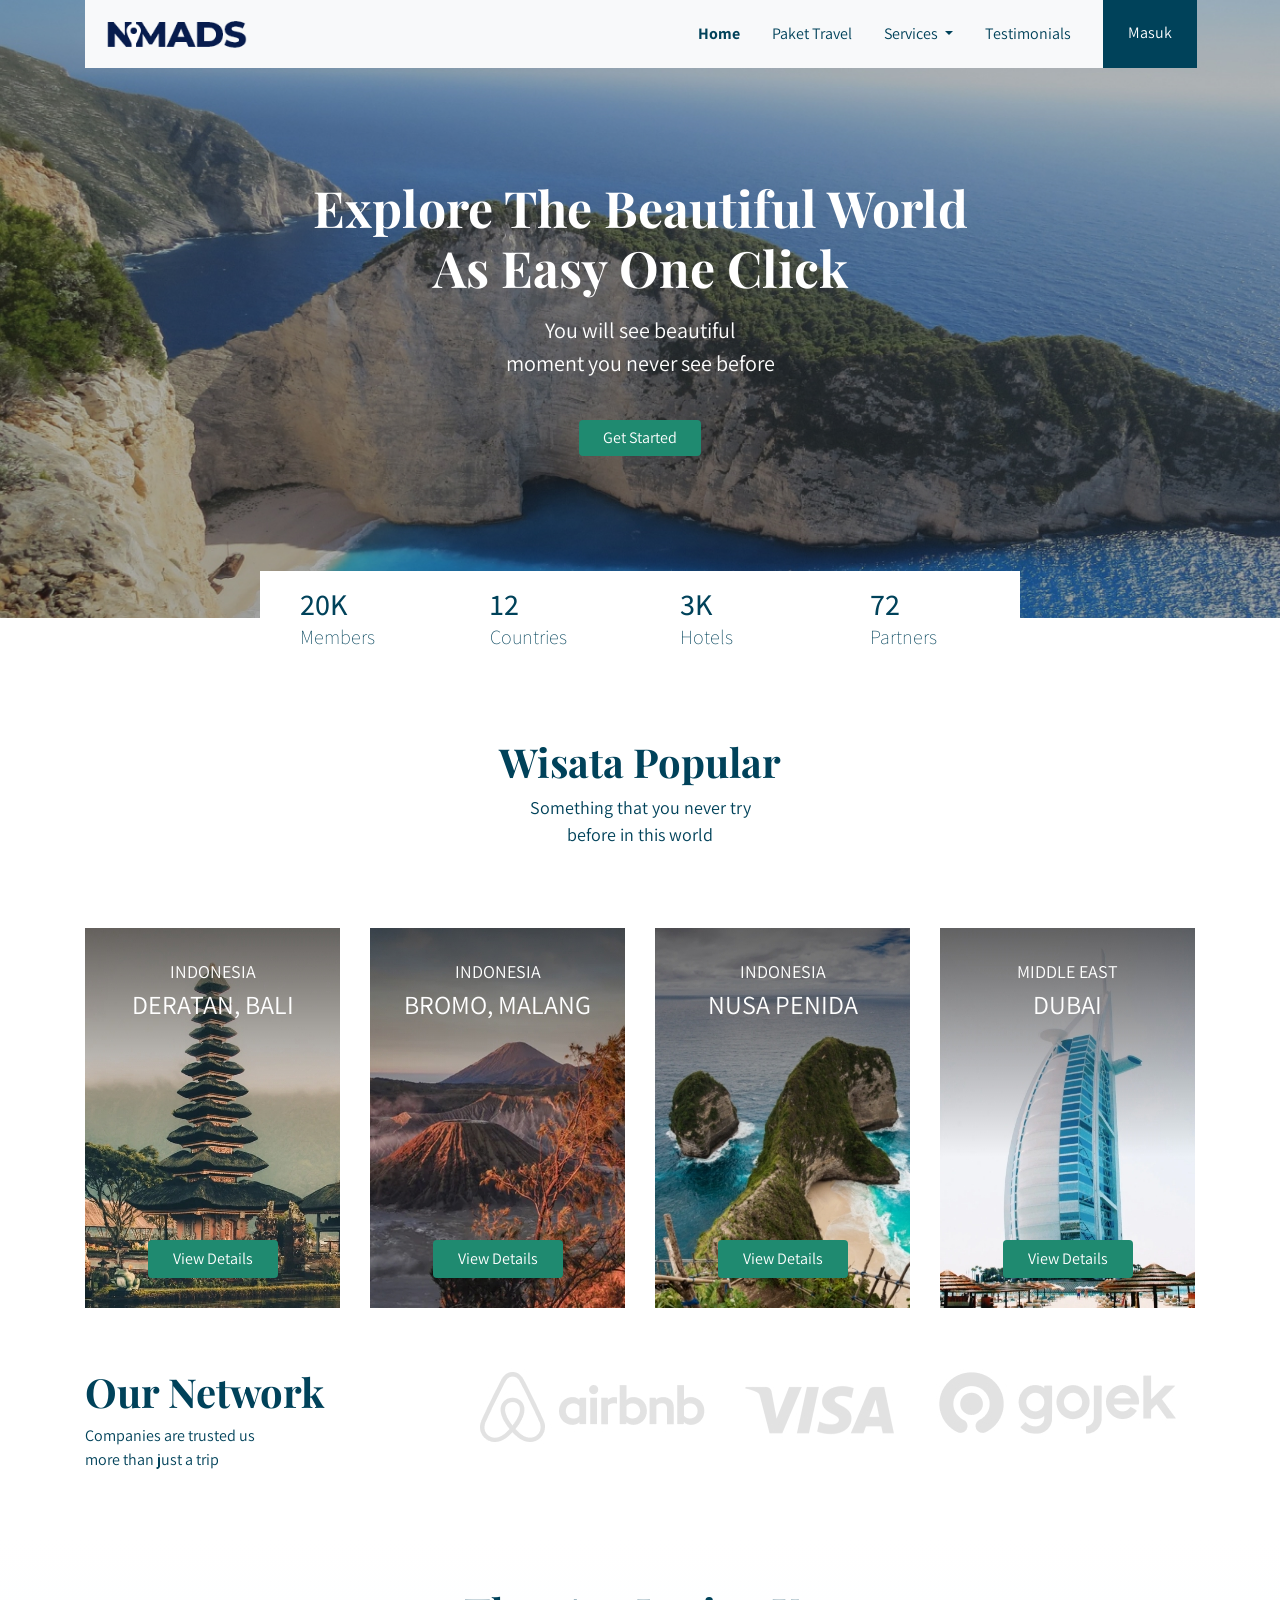
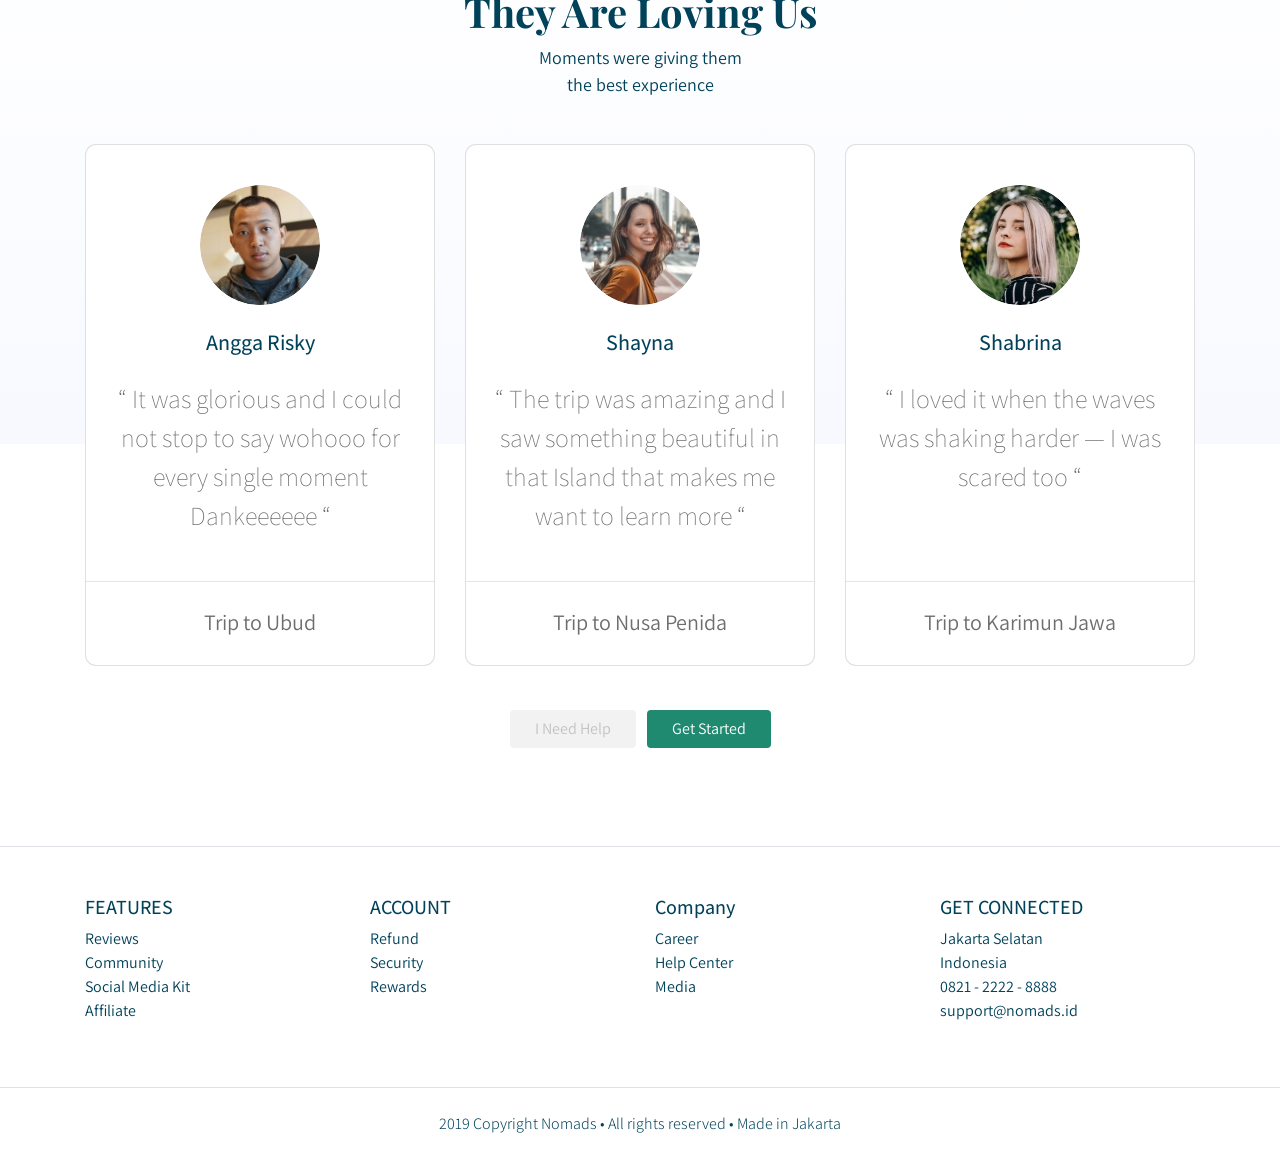
<file: public/frontend/index.html>
<!DOCTYPE html>
<html lang="en">
<head>
    <meta charset="UTF-8">
    <meta http-equiv="X-UA-Compatible" content="IE=edge">
    <meta name="viewport" content="width=device-width, initial-scale=1.0">
    <title>Document</title>
    <link rel="stylesheet" href="libraries/bootstrap/css/bootstrap.min.css">
    <link href="https://fonts.googleapis.com/css2?family=Assistant:wght@200;300;400;500;600;700;800&family=Playfair+Display:ital,wght@0,400;0,500;0,600;0,700;0,800;0,900;1,400;1,500;1,600;1,700;1,800;1,900&display=swap" rel="stylesheet">
    <link rel="stylesheet" href="styles/main.css">

</head>
<body>
  <!-- navbar -->
    <div class="container">
      <nav class="navbar navbar-expand-lg navbar-light bg-light">
        <a class="navbar-brand" href="#">
          <img src="img/logo_nomads.png" alt="" srcset="">
        </a>
        <button class="navbar-toggler" type="button" data-toggle="collapse" data-target="#navbarSupportedContent" aria-controls="navbarSupportedContent" aria-expanded="false" aria-label="Toggle navigation">
          <span class="navbar-toggler-icon"></span>
        </button>

        <div class="collapse navbar-collapse" id="navbarSupportedContent">
          <ul class="navbar-nav mr-3 ml-auto">
            <li class="nav-item mx-md-2">
              <a class="nav-link active" href="#">Home</a>
            </li>
            <li class="nav-item mx-md-2">
              <a class="nav-link" href="#">Paket Travel</a>
            </li>

            <li class="nav-item mx-md-2 dropdown">
              <a class="nav-link dropdown-toggle" href="#" id="navbarDropdown" role="button" data-toggle="dropdown" aria-haspopup="true" aria-expanded="false">
                Services
              </a>
              <div class="dropdown-menu" aria-labelledby="navbarDropdown">
                <a class="dropdown-item" href="#">Link</a>
                <a class="dropdown-item" href="#">Link</a>

                <a class="dropdown-item" href="#">Link</a>
              </div>
            </li>
            <li class="nav-item mx-md-2">
              <a class="nav-link" href="#">Testimonials</a>
            </li>
          </ul>
          <!-- mobile button -->
          <form action="" class="forn-inline d-sm-block d-md-none">
            <button class="btn btn-login my-2 my-sm-0">
              Masuk
            </button>
          </form>

          <!-- Destrop button -->
          <form action="" class="form-inline my-2 my-lg-0 d-none d-md-block">
            <button class="btn btn-login btn-navbar-right my-2 my-sm-0 px-4">
              Masuk
            </button>
          </form>
        </div>
      </nav>
    </div>

  <!-- Header -->

    <header class="text-center">
      <h1>
        Explore The Beautiful World
        <br />
        As Easy One Click
      </h1>
      <p class="mt-3">
        You will see beautiful
        <br />
        moment you never see before
      </p>
      <a href="#" class="btn btn-get-started px-4 mt-4">
        Get Started
      </a>
    </header>

    <!-- Statistik -->

    <main>
      <div class="container">
        <section class="section-stats row justify-content-center" id="stats">
          <div class="col-3 col-md-2 stats-detail">
            <h2>20K</h2>
            <p>Members</p>
          </div>
          <div class="col-3 col-md-2 stats-detail">
            <h2>12</h2>
            <p>Countries</p>
          </div>
          <div class="col-3 col-md-2 stats-detail">
            <h2>3K</h2>
            <p>Hotels</p>
          </div>
          <div class="col-3 col-md-2 stats-detail">
            <h2>72</h2>
            <p>Partners</p>
          </div>
        </section>
      </div>

      <section class="section-popular" id="popular">
        <div class="container">
          <div class="row">
            <div class="col text-center section-popular-heading">
              <h2>Wisata Popular</h2>
              <p>
                Something that you never try
                <br />
                before in this world
              </p>
            </div>
          </div>
        </div>
      </section>
      <section class="section-popular-content" id="popularContent">
      <div class="container">
        <div class="section-popular-travel row justify-content-center">
          <div class="col-sm-6 col-md-4 col-lg-3">
            <div class="card-travel text-center d-flex flex-column"
            style="background-image: url('img/popular-1.jpg')">
              <div class="travel-country">INDONESIA</div>
              <div class="travel-location">DERATAN, BALI</div>
              <div class="travel-button mt-auto">
                <a href="details.html" class="btn btn-travel-details px-4">
                  View Details
                </a>
              </div>
            </div>
          </div>
          <div class="col-sm-6 col-md-4 col-lg-3">
            <div class="card-travel text-center d-flex flex-column"
            style="background-image: url('img/popular-2.jpg')">
              <div class="travel-country">INDONESIA</div>
              <div class="travel-location">BROMO, MALANG</div>
              <div class="travel-button mt-auto">
                <a href="details.html" class="btn btn-travel-details px-4">
                  View Details
                </a>
              </div>
            </div>
          </div>
          <div class="col-sm-6 col-md-4 col-lg-3">
            <div class="card-travel text-center d-flex flex-column"
            style="background-image: url('img/popular-3.jpg')">
              <div class="travel-country">INDONESIA</div>
              <div class="travel-location">NUSA PENIDA</div>
              <div class="travel-button mt-auto">
                <a href="details.html" class="btn btn-travel-details px-4">
                  View Details
                </a>
              </div>
            </div>
          </div>
          <div class="col-sm-6 col-md-4 col-lg-3">
            <div class="card-travel text-center d-flex flex-column"
            style="background-image: url('img/popular-4.jpg')">
              <div class="travel-country">MIDDLE EAST</div>
              <div class="travel-location">DUBAI</div>
              <div class="travel-button mt-auto">
                <a href="details.html" class="btn btn-travel-details px-4">
                  View Details
                </a>
              </div>
            </div>
          </div>
        </div>
      </div>
      </section>
      <section class="section-network">
        <div class="container">
          <div class="row">
            <div class="col-md-4">
              <h2>Our Network</h2>
              <p>
                Companies are trusted us
                <br />
                more than just a trip
              </p>
            </div>
            <div class="col-md-8 text-center">
              <img class="img-partners" src="img/logos_partner.jpg" alt="">
            </div>
          </div>
        </div>
      </section>
      <section class="section-testimonial-heading"
      id="testimonialHeading">
      <div class="container">
        <div class="row">
          <div class="col text-center">
            <h2>They Are Loving Us</h2>
            <p>
              Moments were giving them
              <br />
              the best experience
            </p>
          </div>
        </div>
      </div>

      </section>

      <div class="section section-testimonial-content">
        <div class="container">
          <div class="section-popular-travel row justify-content-center">
            <div class="col-sm-6 col-md-6 col-lg-4">
              <div class="card card-testimonial text-center">
                <div class="testimonial-content">
                  <img src="img/testimonial-1.jpg" alt="User 1"
                  class="mb-4 rounded-circle"
                  >
                  <h3 class="mb-4">Angga Risky</h3>
                  <p class="testimonial">
                    “ It was glorious and I could
                      not stop to say wohooo for
                      every single moment
                      Dankeeeeee “
                  </p>
                </div>
                <hr>
                <p class="trip-to mt-2">
                  Trip to Ubud
                </p>
              </div>
            </div>
            <div class="col-sm-6 col-md-6 col-lg-4">
              <div class="card card-testimonial text-center">
                <div class="testimonial-content">
                  <img src="img/testimonial-2.jpg" alt="User 1"
                  class="mb-4 rounded-circle"
                  >
                  <h3 class="mb-4">Shayna</h3>
                  <p class="testimonial">
                    “ The trip was amazing and
                    I saw something beautiful in
                    that Island that makes me
                    want to learn more “
                  </p>
                </div>
                <hr>
                <p class="trip-to mt-2">
                  Trip to Nusa Penida
                </p>
              </div>
            </div>
            <div class="col-sm-6 col-md-6 col-lg-4">
              <div class="card card-testimonial text-center">
                <div class="testimonial-content">
                  <img src="img/testimonial-3.jpg" alt="User 1"
                  class="mb-4 rounded-circle"
                  >
                  <h3 class="mb-4">Shabrina</h3>
                  <p class="testimonial">
                    “ I loved it when the waves
                    was shaking harder — I was
                    scared too “
                  </p>
                </div>
                <hr>
                <p class="trip-to mt-2">
                  Trip to Karimun Jawa
                </p>
              </div>
            </div>
          </div>
          <div class="row">
            <div class="col-12 text-center">
              <a href="" class="btn btn-need-help px-4 mt-4 mx-1"> I Need Help</a>

              <a href="" class="btn btn-get-started px-4 mt-4 mx-1">
                Get Started
              </a>
            </div>
          </div>
        </div>
      </div>
    </main>

    <footer class="section-footer mt-5 mb-4 border-top">
      <div class="container pt-5 pb-5">
        <div class="row justify-content-center">
          <div class="col-12">
            <div class="row">
              <div class="col-12 col-lg-3">
                <h5>FEATURES</h5>
                <ul class="list-unstyled">
                  <li><a href="">Reviews</a></li>
                  <li><a href="">Community</a></li>
                  <li><a href="">Social Media Kit</a></li>
                  <li><a href="">Affiliate</a></li>
                </ul>
                </div>
              <div class="col-12 col-lg-3">
                <h5>ACCOUNT</h5>
                <ul class="list-unstyled">
                  <li><a href="">Refund</a></li>
                  <li><a href="">Security</a></li>
                  <li><a href="">Rewards</a></li>
                </ul>
              </div>
              <div class="col-12 col-lg-3">
                <h5>Company</h5>
                <ul class="list-unstyled">
                  <li><a href="">Career</a></li>
                  <li><a href="">Help Center</a></li>
                  <li><a href="">Media</a></li>
                </ul>
              </div>
              <div class="col-12 col-lg-3">
                <h5>GET CONNECTED</h5>
                <ul class="list-unstyled">
                  <li><a href="">Jakarta Selatan</a></li>
                  <li><a href="">Indonesia</a></li>
                  <li><a href="">0821 - 2222 - 8888</a></li>
                  <li><a href="">support@nomads.id</a></li>
                </ul>
              </div>
            </div>
          </div>
        </div>
      </div>
      <div class="container-fluid">
        <div class="row border-top justify-content-center align-items-center pt-4">
          <div class="col-auto text-gray-500 font-weight-light">
            2019 Copyright Nomads • All rights reserved • Made in Jakarta
          </div>
        </div>
      </div>
    </footer>

    <script src="libraries/jquery-3.4.1.min.js"></script>
    <script src="libraries/bootstrap/js/bootstrap.bundle.min.js"></script>
    <script src="libraries/bootstrap/js/bootstrap.min.js"></script>
    <script src="libraries/retina/retina.min.js"></script>
</body>
</html>
</file>
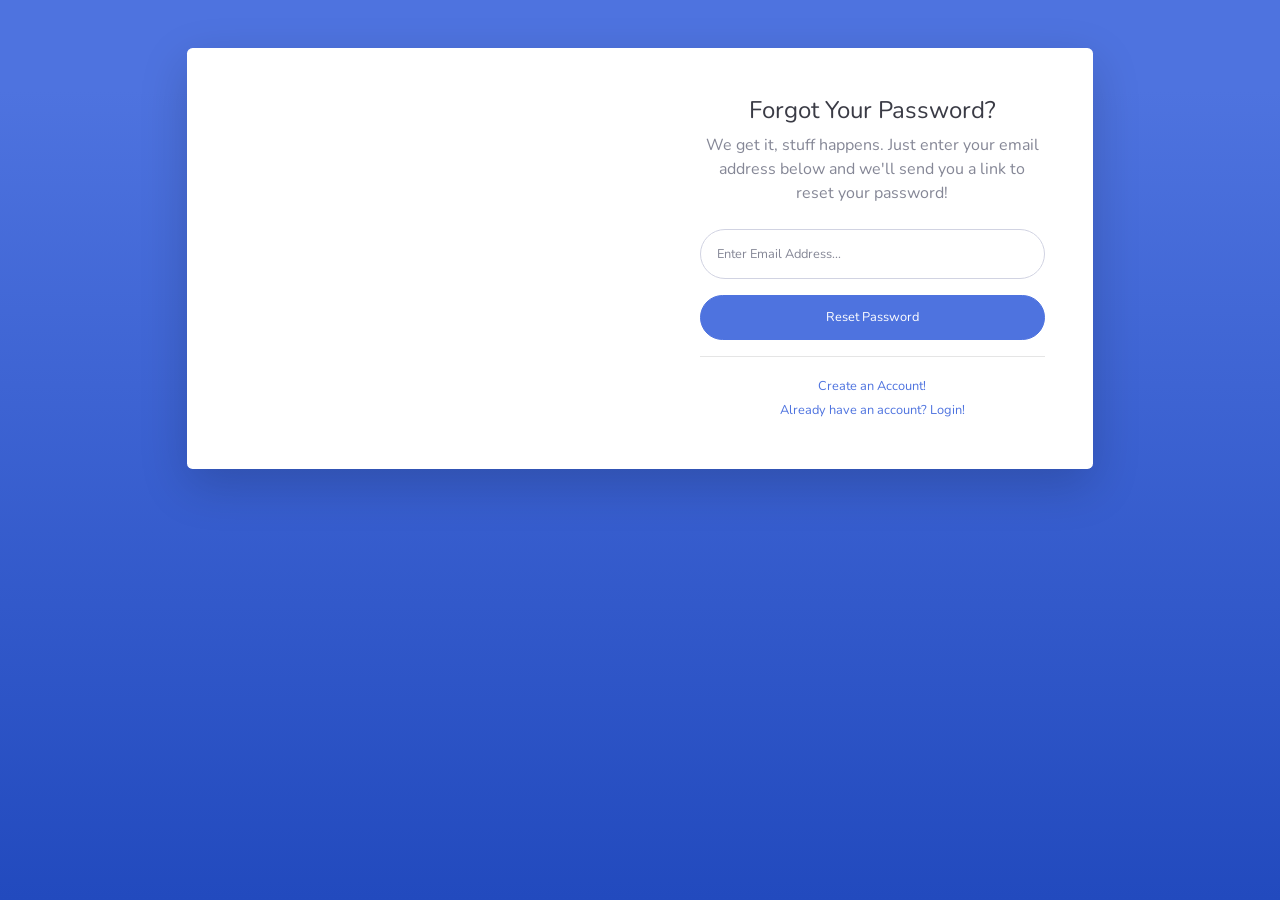
<file: public/backend/forgot-password.html>
<!DOCTYPE html>
<html lang="en">

<head>

    <meta charset="utf-8">
    <meta http-equiv="X-UA-Compatible" content="IE=edge">
    <meta name="viewport" content="width=device-width, initial-scale=1, shrink-to-fit=no">
    <meta name="description" content="">
    <meta name="author" content="">

    <title>SB Admin 2 - Forgot Password</title>

    <!-- Custom fonts for this template-->
    <link href="vendor/fontawesome-free/css/all.min.css" rel="stylesheet" type="text/css">
    <link
        href="https://fonts.googleapis.com/css?family=Nunito:200,200i,300,300i,400,400i,600,600i,700,700i,800,800i,900,900i"
        rel="stylesheet">

    <!-- Custom styles for this template-->
    <link href="css/sb-admin-2.min.css" rel="stylesheet">

</head>

<body class="bg-gradient-primary">

    <div class="container">

        <!-- Outer Row -->
        <div class="row justify-content-center">

            <div class="col-xl-10 col-lg-12 col-md-9">

                <div class="card o-hidden border-0 shadow-lg my-5">
                    <div class="card-body p-0">
                        <!-- Nested Row within Card Body -->
                        <div class="row">
                            <div class="col-lg-6 d-none d-lg-block bg-password-image"></div>
                            <div class="col-lg-6">
                                <div class="p-5">
                                    <div class="text-center">
                                        <h1 class="h4 text-gray-900 mb-2">Forgot Your Password?</h1>
                                        <p class="mb-4">We get it, stuff happens. Just enter your email address below
                                            and we'll send you a link to reset your password!</p>
                                    </div>
                                    <form class="user">
                                        <div class="form-group">
                                            <input type="email" class="form-control form-control-user"
                                                id="exampleInputEmail" aria-describedby="emailHelp"
                                                placeholder="Enter Email Address...">
                                        </div>
                                        <a href="login.html" class="btn btn-primary btn-user btn-block">
                                            Reset Password
                                        </a>
                                    </form>
                                    <hr>
                                    <div class="text-center">
                                        <a class="small" href="register.html">Create an Account!</a>
                                    </div>
                                    <div class="text-center">
                                        <a class="small" href="login.html">Already have an account? Login!</a>
                                    </div>
                                </div>
                            </div>
                        </div>
                    </div>
                </div>

            </div>

        </div>

    </div>

    <!-- Bootstrap core JavaScript-->
    <script src="vendor/jquery/jquery.min.js"></script>
    <script src="vendor/bootstrap/js/bootstrap.bundle.min.js"></script>

    <!-- Core plugin JavaScript-->
    <script src="vendor/jquery-easing/jquery.easing.min.js"></script>

    <!-- Custom scripts for all pages-->
    <script src="js/sb-admin-2.min.js"></script>

</body>

</html>
</file>
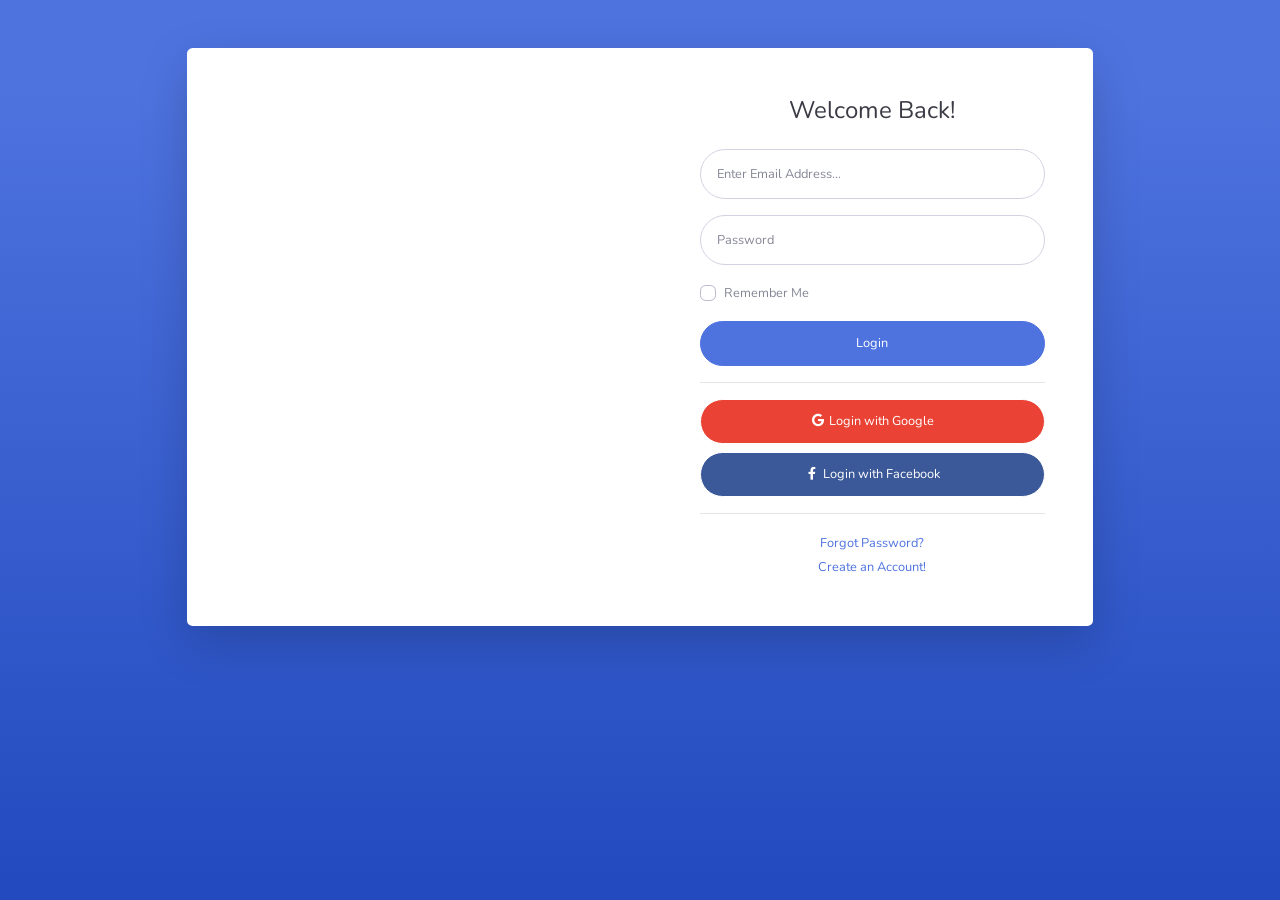
<file: public/backend/login.html>
<!DOCTYPE html>
<html lang="en">

<head>

    <meta charset="utf-8">
    <meta http-equiv="X-UA-Compatible" content="IE=edge">
    <meta name="viewport" content="width=device-width, initial-scale=1, shrink-to-fit=no">
    <meta name="description" content="">
    <meta name="author" content="">

    <title>SB Admin 2 - Login</title>

    <!-- Custom fonts for this template-->
    <link href="vendor/fontawesome-free/css/all.min.css" rel="stylesheet" type="text/css">
    <link
        href="https://fonts.googleapis.com/css?family=Nunito:200,200i,300,300i,400,400i,600,600i,700,700i,800,800i,900,900i"
        rel="stylesheet">

    <!-- Custom styles for this template-->
    <link href="css/sb-admin-2.min.css" rel="stylesheet">

</head>

<body class="bg-gradient-primary">

    <div class="container">

        <!-- Outer Row -->
        <div class="row justify-content-center">

            <div class="col-xl-10 col-lg-12 col-md-9">

                <div class="card o-hidden border-0 shadow-lg my-5">
                    <div class="card-body p-0">
                        <!-- Nested Row within Card Body -->
                        <div class="row">
                            <div class="col-lg-6 d-none d-lg-block bg-login-image"></div>
                            <div class="col-lg-6">
                                <div class="p-5">
                                    <div class="text-center">
                                        <h1 class="h4 text-gray-900 mb-4">Welcome Back!</h1>
                                    </div>
                                    <form class="user">
                                        <div class="form-group">
                                            <input type="email" class="form-control form-control-user"
                                                id="exampleInputEmail" aria-describedby="emailHelp"
                                                placeholder="Enter Email Address...">
                                        </div>
                                        <div class="form-group">
                                            <input type="password" class="form-control form-control-user"
                                                id="exampleInputPassword" placeholder="Password">
                                        </div>
                                        <div class="form-group">
                                            <div class="custom-control custom-checkbox small">
                                                <input type="checkbox" class="custom-control-input" id="customCheck">
                                                <label class="custom-control-label" for="customCheck">Remember
                                                    Me</label>
                                            </div>
                                        </div>
                                        <a href="index.html" class="btn btn-primary btn-user btn-block">
                                            Login
                                        </a>
                                        <hr>
                                        <a href="index.html" class="btn btn-google btn-user btn-block">
                                            <i class="fab fa-google fa-fw"></i> Login with Google
                                        </a>
                                        <a href="index.html" class="btn btn-facebook btn-user btn-block">
                                            <i class="fab fa-facebook-f fa-fw"></i> Login with Facebook
                                        </a>
                                    </form>
                                    <hr>
                                    <div class="text-center">
                                        <a class="small" href="forgot-password.html">Forgot Password?</a>
                                    </div>
                                    <div class="text-center">
                                        <a class="small" href="register.html">Create an Account!</a>
                                    </div>
                                </div>
                            </div>
                        </div>
                    </div>
                </div>

            </div>

        </div>

    </div>

    <!-- Bootstrap core JavaScript-->
    <script src="vendor/jquery/jquery.min.js"></script>
    <script src="vendor/bootstrap/js/bootstrap.bundle.min.js"></script>

    <!-- Core plugin JavaScript-->
    <script src="vendor/jquery-easing/jquery.easing.min.js"></script>

    <!-- Custom scripts for all pages-->
    <script src="js/sb-admin-2.min.js"></script>

</body>

</html>
</file>
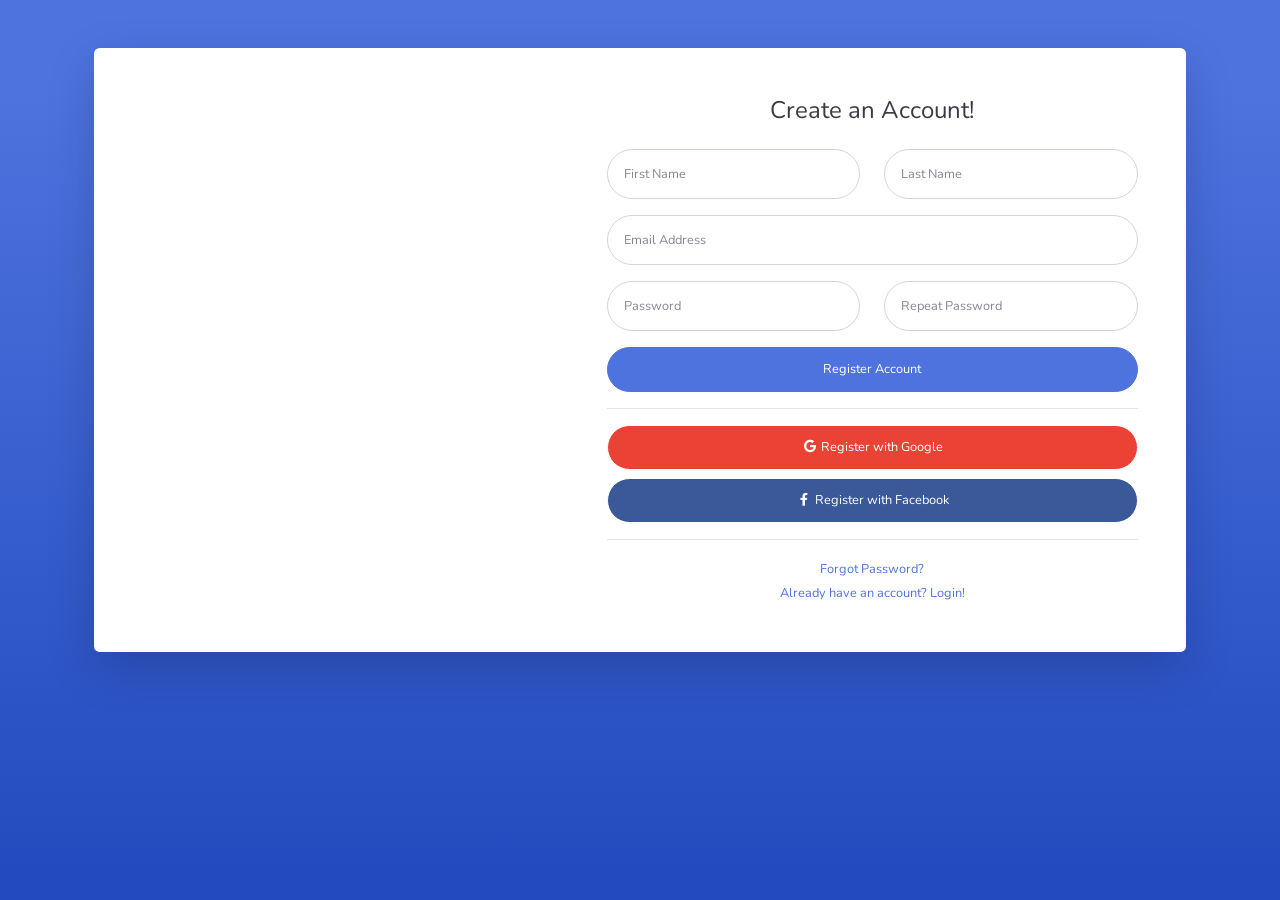
<file: public/backend/register.html>
<!DOCTYPE html>
<html lang="en">

<head>

    <meta charset="utf-8">
    <meta http-equiv="X-UA-Compatible" content="IE=edge">
    <meta name="viewport" content="width=device-width, initial-scale=1, shrink-to-fit=no">
    <meta name="description" content="">
    <meta name="author" content="">

    <title>SB Admin 2 - Register</title>

    <!-- Custom fonts for this template-->
    <link href="vendor/fontawesome-free/css/all.min.css" rel="stylesheet" type="text/css">
    <link
        href="https://fonts.googleapis.com/css?family=Nunito:200,200i,300,300i,400,400i,600,600i,700,700i,800,800i,900,900i"
        rel="stylesheet">

    <!-- Custom styles for this template-->
    <link href="css/sb-admin-2.min.css" rel="stylesheet">

</head>

<body class="bg-gradient-primary">

    <div class="container">

        <div class="card o-hidden border-0 shadow-lg my-5">
            <div class="card-body p-0">
                <!-- Nested Row within Card Body -->
                <div class="row">
                    <div class="col-lg-5 d-none d-lg-block bg-register-image"></div>
                    <div class="col-lg-7">
                        <div class="p-5">
                            <div class="text-center">
                                <h1 class="h4 text-gray-900 mb-4">Create an Account!</h1>
                            </div>
                            <form class="user">
                                <div class="form-group row">
                                    <div class="col-sm-6 mb-3 mb-sm-0">
                                        <input type="text" class="form-control form-control-user" id="exampleFirstName"
                                            placeholder="First Name">
                                    </div>
                                    <div class="col-sm-6">
                                        <input type="text" class="form-control form-control-user" id="exampleLastName"
                                            placeholder="Last Name">
                                    </div>
                                </div>
                                <div class="form-group">
                                    <input type="email" class="form-control form-control-user" id="exampleInputEmail"
                                        placeholder="Email Address">
                                </div>
                                <div class="form-group row">
                                    <div class="col-sm-6 mb-3 mb-sm-0">
                                        <input type="password" class="form-control form-control-user"
                                            id="exampleInputPassword" placeholder="Password">
                                    </div>
                                    <div class="col-sm-6">
                                        <input type="password" class="form-control form-control-user"
                                            id="exampleRepeatPassword" placeholder="Repeat Password">
                                    </div>
                                </div>
                                <a href="login.html" class="btn btn-primary btn-user btn-block">
                                    Register Account
                                </a>
                                <hr>
                                <a href="index.html" class="btn btn-google btn-user btn-block">
                                    <i class="fab fa-google fa-fw"></i> Register with Google
                                </a>
                                <a href="index.html" class="btn btn-facebook btn-user btn-block">
                                    <i class="fab fa-facebook-f fa-fw"></i> Register with Facebook
                                </a>
                            </form>
                            <hr>
                            <div class="text-center">
                                <a class="small" href="forgot-password.html">Forgot Password?</a>
                            </div>
                            <div class="text-center">
                                <a class="small" href="login.html">Already have an account? Login!</a>
                            </div>
                        </div>
                    </div>
                </div>
            </div>
        </div>

    </div>

    <!-- Bootstrap core JavaScript-->
    <script src="vendor/jquery/jquery.min.js"></script>
    <script src="vendor/bootstrap/js/bootstrap.bundle.min.js"></script>

    <!-- Core plugin JavaScript-->
    <script src="vendor/jquery-easing/jquery.easing.min.js"></script>

    <!-- Custom scripts for all pages-->
    <script src="js/sb-admin-2.min.js"></script>

</body>

</html>
</file>
<file: public/frontend/styles/main.css>
html {
  scroll-behavior: smooth;
  margin: 0;
  padding: 0;
  box-sizing: border-box;
}

body {
  background-color: rgb(255, 255, 255);
  font-family: Assistant, sans-serif;
  margin: 0;
  padding: 0;
  box-sizing: border-box;
  color: #00425A;
}

.navbar-brand img {
  max-height: 40px;
}

.navbar-light .navbar-nav .nav-link {
  color: #00425A;
}
.navbar-light .navbar-nav .active {
  font-weight: bold;
  color: #00425A !important;
}

.btn-navbar-right {
  margin-top: -10px !important;
  margin-bottom: -8px !important;
  margin-right: -18px !important;
  height: 70px;
  border-radius: 0;
}

.btn-login {
  background-color: #00425A;
  color: white;
}
.btn-login:hover {
  background-color: #015370;
  color: white;
}

header {
  padding: 180px 0 165px;
  margin-top: -70px;
  background-image: url("../img/img-header.jpg");
  background-size: cover;
}
header h1,
header p {
  color: #fff;
}
header h1 {
  font-family: "Playfair Display", serif;
  font-weight: bold;
  font-size: 50px;
}
header p {
  font-size: 22px;
}
header .btn-get-started {
  background-color: #1F8A70;
  color: #fff;
  border: none;
}
header .btn-get-started:hover {
  background-color: #28ac8b;
  color: #fff;
}

.section-stats {
  margin-top: -50px;
}
.section-stats .stats-detail {
  padding-top: 15px;
  background-color: #fff;
  padding-left: 40px;
}
.section-stats h2 {
  font-size: 30px;
  margin-bottom: 0;
}
.section-stats p {
  font-size: 20px;
  font-weight: lighter;
}

.section-popular {
  min-height: 540px;
  background-color: #fff;
  margin-top: -50px;
  margin-bottom: -230px;
}
.section-popular .section-popular-heading {
  margin-top: 120px;
}
.section-popular .section-popular-heading h2,
.section-popular .section-popular-heading p {
  color: #00425A;
}
.section-popular .section-popular-heading h2 {
  font-family: "Playfair Display", serif;
  font-weight: bold;
  font-size: 40px;
}
.section-popular .section-popular-heading p {
  font-size: 18px;
}
.section-popular .swiper {
  width: 100%;
  padding-top: 50px;
  padding-bottom: 50px;
}
.section-popular .swiper-slide {
  background-position: center;
  background-size: cover;
  width: 300px;
  height: 300px;
}
.section-popular .swiper-slide img {
  display: block;
  width: 100%;
}

.section-popular-content .section-popular-travel .card-travel {
  min-height: 380px;
  background-color: #000;
  color: white;
  padding: 30px;
  margin-bottom: 20px;
  min-width: 240px;
}
.section-popular-content .section-popular-travel .travel-country {
  font-size: 18px;
  color: #fff;
}
.section-popular-content .section-popular-travel .travel-location {
  font-size: 26px;
  color: #fff;
}
.section-popular-content .section-popular-travel .travel-button .btn-travel-details {
  background-color: #1F8A70;
  color: #fff;
}
.section-popular-content .section-popular-travel .travel-button .btn-travel-details:hover {
  background-color: #28ac8b;
  color: #fff;
}

@media screen and (max-width: 500px) {
  .section-popular-content .section-popular-travel .card-travel {
    min-height: 380px;
    background-color: #000;
    color: white;
    padding: 30px;
    margin-bottom: 20px;
    max-width: 180px;
  }
}
.section-network {
  background-color: #fff;
  padding-top: 40px;
  padding-bottom: 50px;
}
.section-network h2 {
  font-family: "Playfair Display";
  font-weight: bold;
  font-size: 40px;
  text-align: left;
  color: #00425A;
}
.section-network img {
  font-family: Assistant;
  font-weight: normal;
  font-size: 18px;
  text-align: left;
  color: #00425A;
  max-width: 100%;
}

.section-testimonial-heading {
  background: linear-gradient(#fff 0%, #f7f9ff 100%);
  padding-top: 50px;
  min-height: 506px;
}
.section-testimonial-heading h2 {
  font-family: "Playfair Display";
  font-weight: bold;
  font-size: 40px;
  text-align: center;
  color: #00425A;
}
.section-testimonial-heading p {
  font-size: 18px;
}

.section-testimonial-content {
  margin-top: -300px;
  padding-bottom: 50px;
}
.section-testimonial-content .card-testimonial {
  padding: 40px 20px 10px;
  border-radius: 11px;
  margin-bottom: 20px;
}
.section-testimonial-content .card-testimonial .testimonial-content {
  min-height: 380px;
}
.section-testimonial-content .card-testimonial h3 {
  font-size: 22px;
}
.section-testimonial-content .card-testimonial .testimonial {
  font-family: Assistant;
  font-weight: 200;
  font-size: 26px;
  text-align: center;
  color: #6e6e6e;
}
.section-testimonial-content .card-testimonial .trip-to {
  font-weight: normal;
  font-size: 22px;
  color: #6e6e6e;
}
.section-testimonial-content .card-testimonial hr {
  margin-left: -20px;
  margin-right: -20px;
}
.section-testimonial-content .btn-get-started {
  background-color: #1F8A70;
  color: #fff;
}
.section-testimonial-content .btn-get-started:hover {
  background-color: #28ac8b;
  color: #fff;
}
.section-testimonial-content .btn-need-help {
  background-color: #f2f2f2;
  color: #c3c3c3;
}
.section-testimonial-content .btn-need-help:hover {
  background-color: #fafafa;
  color: #c3c3c3;
}

.section-footer a {
  color: #00425A;
}

.section-details-header {
  min-height: 310px;
  background-color: #e4e6eb;
  margin-top: -70px;
}

.section-details-content {
  margin-top: -210px;
  min-height: 100vh;
}
.section-details-content .breadcrumb {
  background-color: transparent;
  padding: 0;
  margin-bottom: 30px;
}
.section-details-content .breadcrumb-item.active {
  font-weight: bold;
  color: #00425A;
}
.section-details-content .card-details {
  padding: 30px;
  border-radius: 11px;
}
.section-details-content .card-details h1 {
  font-size: 26px;
}
.section-details-content .card-details h2 {
  font-size: 20px;
}
.section-details-content .card-details p {
  font-size: 18px;
  color: #b1b1b1;
}
.section-details-content .card-details .trip-information th {
  font-weight: 300;
  font-size: 18px;
  color: #00425A;
}
.section-details-content .card-details .trip-information td {
  font-weight: 300;
  font-size: 18px;
  color: #b1b1b1;
}
.section-details-content .card-details .trip-information .text-blue {
  font-weight: 600;
  font-size: 18px;
  color: #00425A;
}
.section-details-content .card-details .trip-information .text-orange {
  font-weight: 600;
  font-size: 18px;
  color: #1F8A70;
}
.section-details-content .card-details .payment-instruction {
  font-weight: 300;
  font-size: 14px;
  color: #b1b1b1;
}
.section-details-content .card-details .bank .bank-item h3 {
  font-size: 18px;
  font-weight: 300;
  color: #00425A;
  margin-bottom: 0;
}
.section-details-content .card-details .bank .bank-item p {
  margin-bottom: 0;
}
.section-details-content .card-details .bank .bank-item .description {
  margin-left: 10px;
  overflow: hidden;
  float: left;
}
.section-details-content .card-details .bank .bank-item .description p {
  font-weight: normal;
  font-size: 16px;
  color: #00425A;
}
.section-details-content .card-details .bank .bank-image {
  width: 45px;
  height: 45px;
  float: left;
}
.section-details-content .card-details .disclaimer {
  font-weight: 300;
  font-size: 14px;
  color: #b1b1b1;
}
.section-details-content .card-details h3 {
  font-weight: 600;
  font-size: 14px;
  color: #00425A;
}
.section-details-content .card-details .gj-datepicker .datepicker {
  border-right: 0;
}
.section-details-content .card-details .gj-datepicker .input-group-append .btn {
  padding-right: 30px;
}
.section-details-content .btn-add-now {
  background-color: #00425A;
  color: #fff;
}
.section-details-content .btn-add-now:hover {
  background-color: #0c2561;
  color: #fff;
}
.section-details-content .card-right {
  border-bottom-left-radius: 0;
  border-bottom-right-radius: 0;
  border-bottom: 0;
}
.section-details-content .features {
  margin-top: 20px;
}
.section-details-content .features h3 {
  font-size: 18px;
  color: #00425A;
  margin-bottom: 0;
}
.section-details-content .features p {
  margin-bottom: 0;
}
.section-details-content .features .description {
  overflow: hidden;
  min-width: 190px;
  padding: 10px 20px 10px 20px;
  min-width: 227px;
  background-color: #fff;
  border-radius: 10px;
}
.section-details-content .features .features-image {
  width: 45px;
  height: 45px;
  float: left;
}
.section-details-content .features .gallery .xzoom-container {
  display: block;
}
.section-details-content .features .gallery .xzoom-container .xzoom {
  width: 100%;
  box-shadow: none;
  margin-bottom: 10px;
}
.section-details-content .features .gallery .xzoom-container .xactive {
  border: 4px solid #1abc9c;
  box-shadow: none;
}
.section-details-content .features .member .member-image {
  width: 40px;
  height: 40px;
}
.section-details-content .join-container {
  margin-top: -16px;
}
.section-details-content .btn-join-now {
  background-color: #1F8A70;
  color: #fff;
  border-radius: 0;
}
.section-details-content .btn-join-now:hover {
  background-color: #28ac8b;
  color: #fff;
}

.section-success {
  height: 90vh;
}
.section-success .btn-home-page {
  background-color: #00425A;
  color: #fff;
}
.section-success .btn-home-page:hover {
  background-color: #015370;
  color: #fff;
}

@media (min-width: 992px) {
  .login-container {
    background: linear-gradient(90deg, #ffffff 60%, #dadada 40%);
    width: 100wh;
    height: 100vh;
  }
}

.page-login {
  height: 100vh;
}
.page-login .btn-login {
  background-color: #1F8A70;
  color: #fff;
}
.page-login .btn-login:hover {
  color: #fff;
}
.page-login .section-left {
  font-family: "Playfair Display";
  font-weight: 300;
  font-size: 60px;
  color: #051334;
}
.page-login .section-right a {
  font-weight: normal;
  text-decoration: underline;
  font-size: 16px;
  text-align: center;
  color: #818181;
}

.reset-container .card {
  margin-top: 40px;
}

.register-container .card {
  margin-top: 40px;
}

.btn-wa {
  background-color: #25d366 !important;
  border: none;
}

.about-us h1 {
  color: #00425A;
  font-family: "Playfair Display", serif;
  font-weight: bold;
  font-size: 40px;
}
.about-us p {
  font-family: Assistant, sans-serif;
  color: #00425A;
  text-align: justify;
  font-size: 18px;
}
.about-us .image {
  width: 70%;
}
.about-us .image-about {
  min-width: 200px;
  max-width: 400px;
  border-radius: 5%;
}/*# sourceMappingURL=main.css.map */
</file>
